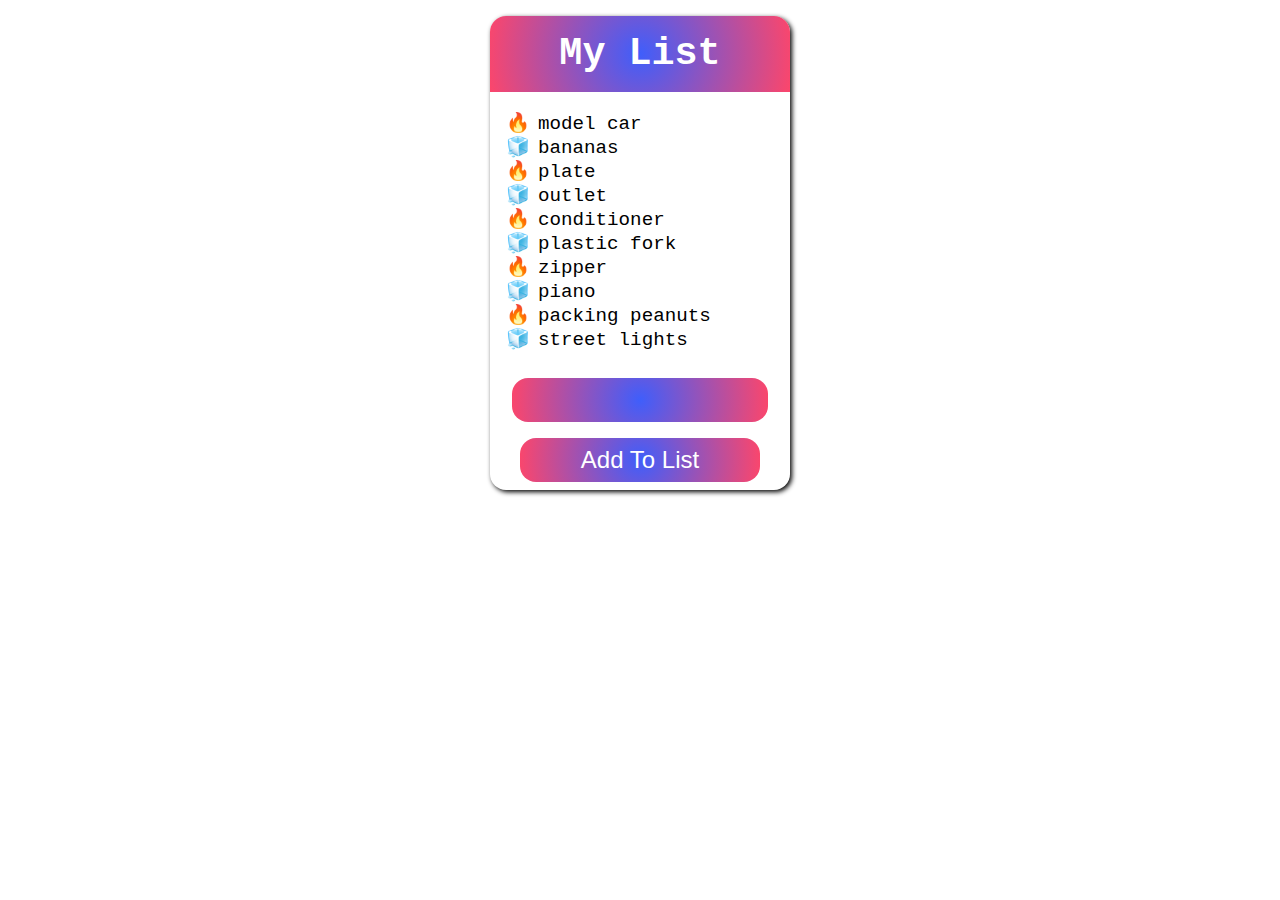
<file: classActivities/week01/index.html>
<!DOCTYPE html>
<html lang="en">
<head>
    <meta charset="UTF-8">
    <meta http-equiv="X-UA-Compatible" content="IE=edge">
    <meta name="viewport" content="width=device-width, initial-scale=1.0">
    <title>Activity 1</title>
    <link rel="stylesheet" href="main.css">
</head>
<body>
    <main>
        <div class="list">
            <h1>My List</h1>
        </div>
        <input type="text" class="input">
        <button class="button" onclick="addToList()">Add To List</button>
    </main>
    <script src="main.js"></script>
</body>
</html>
</file>
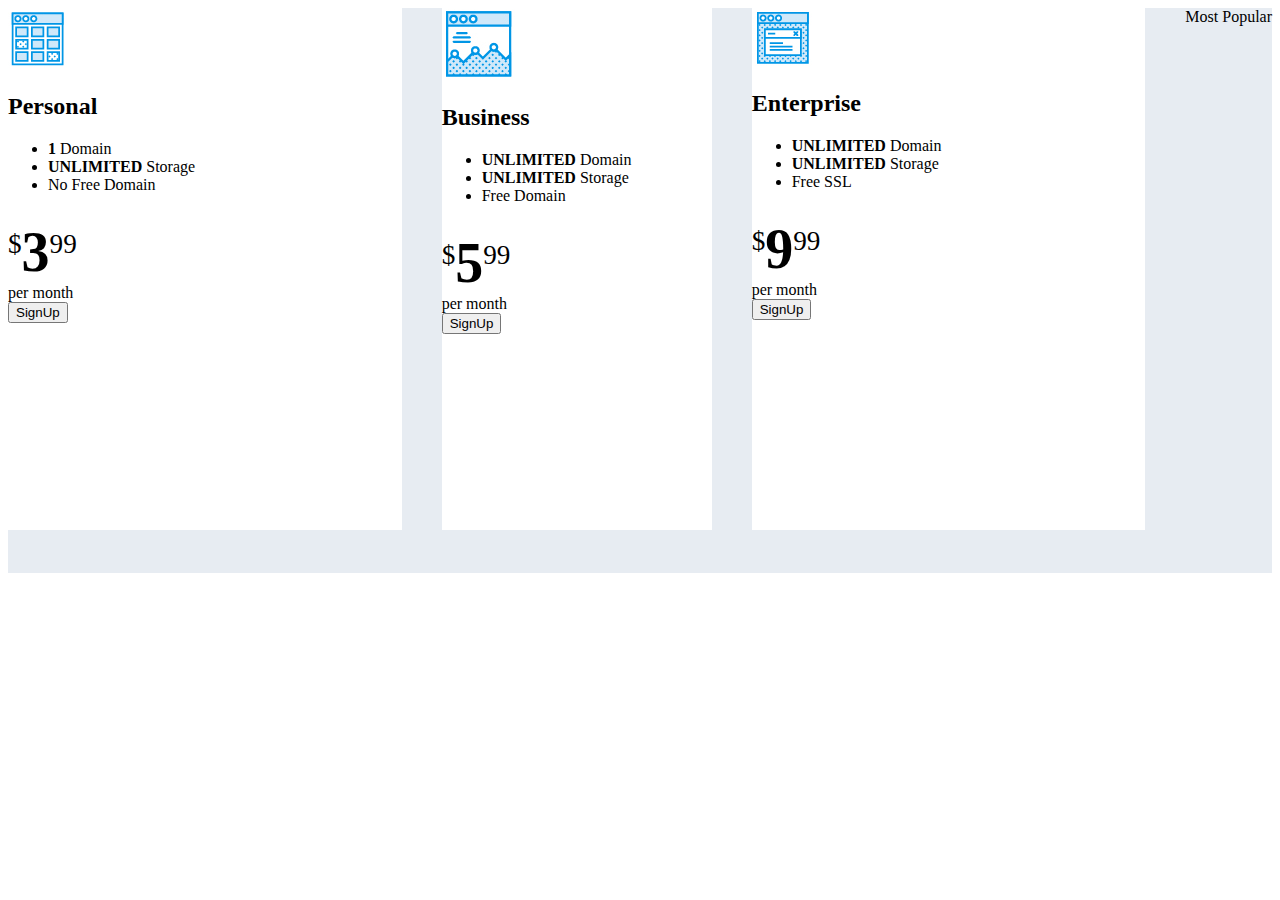
<file: classActivities/week02/index.html>
<!DOCTYPE html>
<html lang="en">
  <head>
    <meta charset="UTF-8" />
    <meta http-equiv="X-UA-Compatible" content="IE=edge" />
    <meta name="viewport" content="width=device-width, initial-scale=1.0" />
    <link rel="stylesheet" href="css/stylesheet.css" />
    <title>Activity 2</title>
  </head>
  <body>
    <main>
      <section class="smaller">
        <img src="images/personal.png" alt="personal pictute" />
        <h2>Personal</h2>
        <ul>
          <li><b>1</b> Domain</li>
          <li><b>UNLIMITED</b> Storage</li>
          <li>No Free Domain</li>
        </ul>
        <div class="pricing">
          <em>$</em><span>3</span><em>99</em><br />per month
        </div>
        <a href="https://www.sparklight.com/"><button type="button">SignUp</button></a>
      </section>

      
        <section class="big">
          <img src="images/business.png" alt="personal pictute" />
          <h2>Business</h2>
          <ul>
            <li><b>UNLIMITED</b> Domain</li>
            <li><b>UNLIMITED</b> Storage</li>
            <li>Free Domain</li>
          </ul>
          <div class="pricing">
            <em>$</em><span>5</span><em>99</em><br />per month
          </div>
          <a href="https://www.sparklight.com/"><button type="button">SignUp</button></a>
        </section>

        <section class="bigger">
          <img src="images/enterprise.png" alt="personal pictute" />
          <h2>Enterprise</h2>
          <ul>
            <li><b>UNLIMITED</b> Domain</li>
            <li><b>UNLIMITED</b> Storage</li>
            <li>Free SSL</li>
          </ul>
          <div class="pricing">
            <em>$</em><span>9</span><em>99</em><br />per month
          </div>
          <a href="https://www.sparklight.com/"><button type="button">SignUp</button></a>
        </section>
        
        <section>
        <div id="popular">Most Popular</div>
      </section>
    </main>
  </body>
</html>
</file>
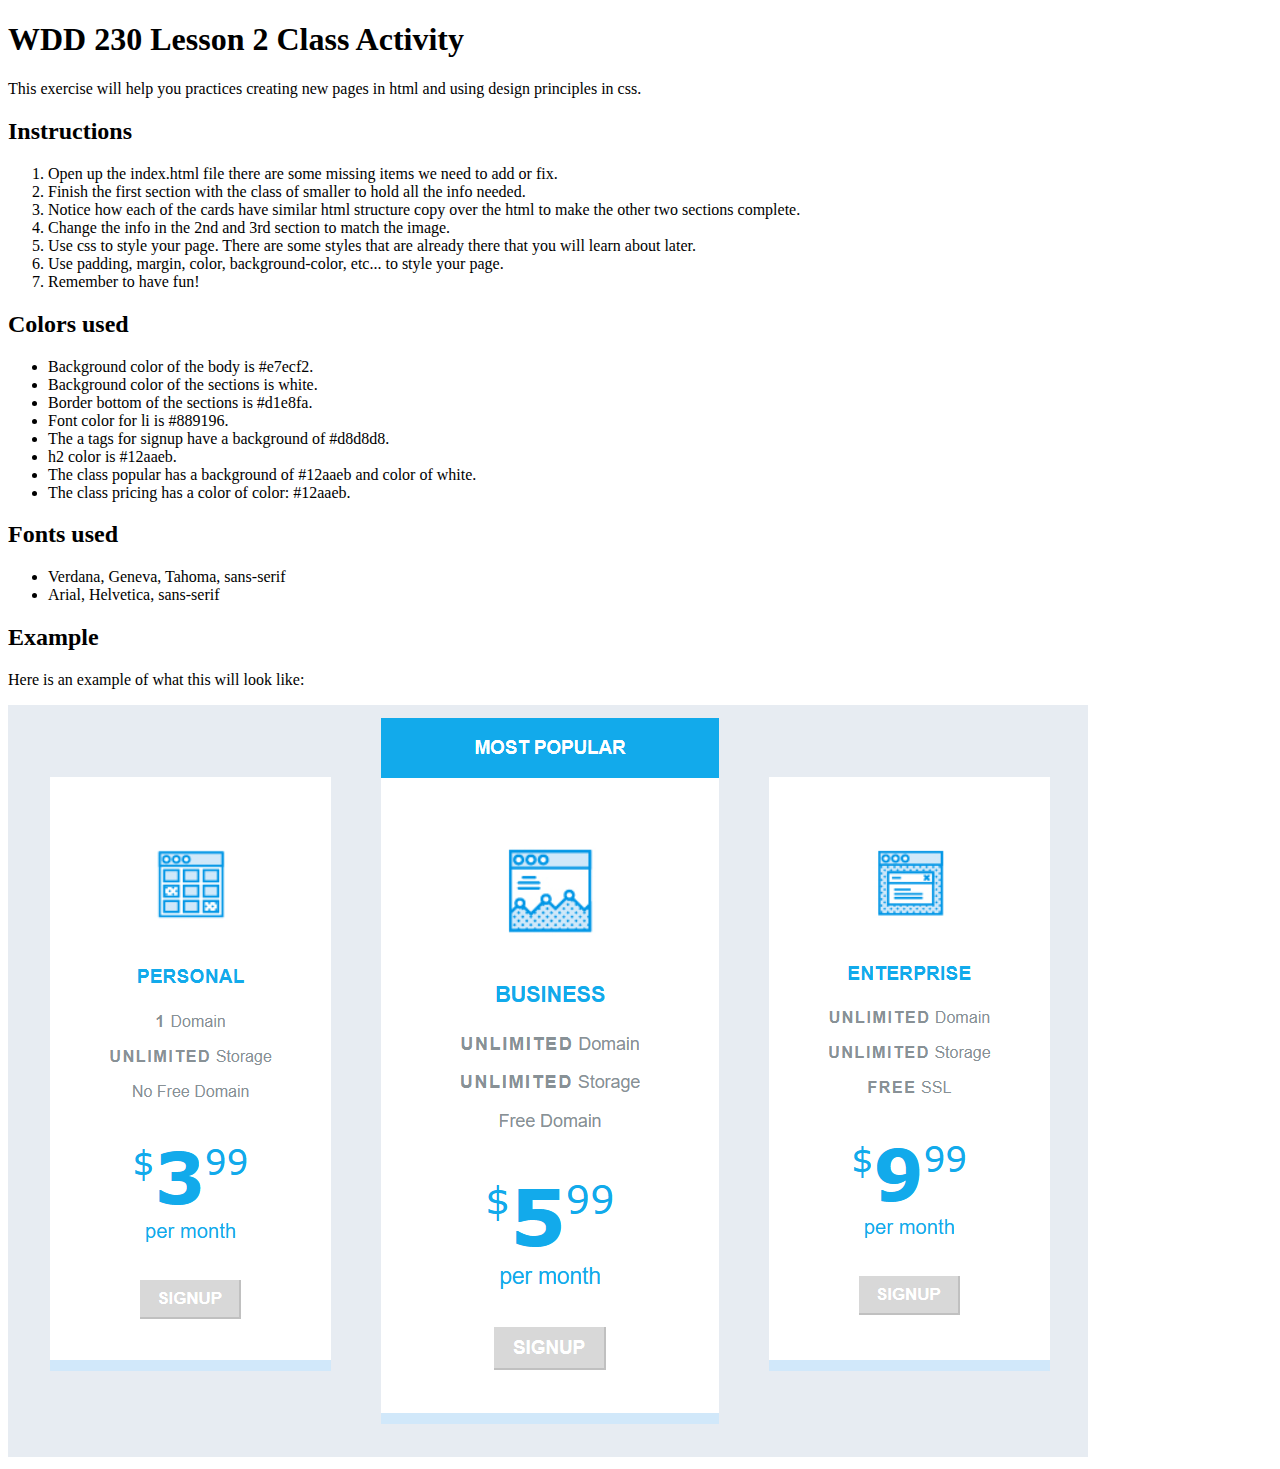
<file: classActivities/week02/instructions.html>
<!DOCTYPE html>
<html lang="en">
  <head>
    <meta charset="UTF-8" />
    <meta http-equiv="X-UA-Compatible" content="IE=edge" />
    <meta name="viewport" content="width=device-width, initial-scale=1.0" />
    <link
      href="https://cdn.jsdelivr.net/npm/bootstrap@5.0.0-beta3/dist/css/bootstrap.min.css"
      rel="stylesheet"
      integrity="sha384-eOJMYsd53ii+scO/bJGFsiCZc+5NDVN2yr8+0RDqr0Ql0h+rP48ckxlpbzKgwra6"
      crossorigin="anonymous"
    />
    <script
      src="https://cdn.jsdelivr.net/npm/bootstrap@5.0.0-beta3/dist/js/bootstrap.bundle.min.js"
      integrity="sha384-JEW9xMcG8R+pH31jmWH6WWP0WintQrMb4s7ZOdauHnUtxwoG2vI5DkLtS3qm9Ekf"
      crossorigin="anonymous"
    ></script>
    <title>WDD 230 Lesson 2 Class Activity</title>
  </head>
  <body>
    <main>
      <div class="container p-5">
        <h1 class="jumbotron">WDD 230 Lesson 2 Class Activity</h1>
        <p>
          This exercise will help you practices creating new pages in html and
          using design principles in css.
        </p>
        <h2>Instructions</h2>
        <ol>
          <li>
            Open up the index.html file there are some missing items we need to
            add or fix.
          </li>
          <li>
            Finish the first section with the class of smaller to hold all the
            info needed.
          </li>
          <li>
            Notice how each of the cards have similar html structure copy over
            the html to make the other two sections complete.
          </li>
          <li>
            Change the info in the 2nd and 3rd section to match the image.
          </li>
          <li>
            Use css to style your page. There are some styles that are already
            there that you will learn about later.
          </li>
          <li>
            Use padding, margin, color, background-color, etc... to style your
            page.
          </li>
          <li>Remember to have fun!</li>
        </ol>
        <h2>Colors used</h2>
        <ul>
          <li>Background color of the body is #e7ecf2.</li>
          <li>Background color of the sections is white.</li>
          <li>Border bottom of the sections is #d1e8fa.</li>
          <li>Font color for li is #889196.</li>
          <li>The a tags for signup have a background of #d8d8d8.</li>
          <li>h2 color is #12aaeb.</li>
          <li>
            The class popular has a background of #12aaeb and color of white.
          </li>
          <li>The class pricing has a color of color: #12aaeb.</li>
        </ul>
        <h2>Fonts used</h2>
        <ul>
          <li>Verdana, Geneva, Tahoma, sans-serif</li>
          <li>Arial, Helvetica, sans-serif</li>
        </ul>
        <h2>Example</h2>
        <p>Here is an example of what this will look like:</p>
        <img
          src="images/activity02.png"
          class="img-fluid"
          alt="Activity Example"
        />
      </div>
    </main>
  </body>
</html>
</file>
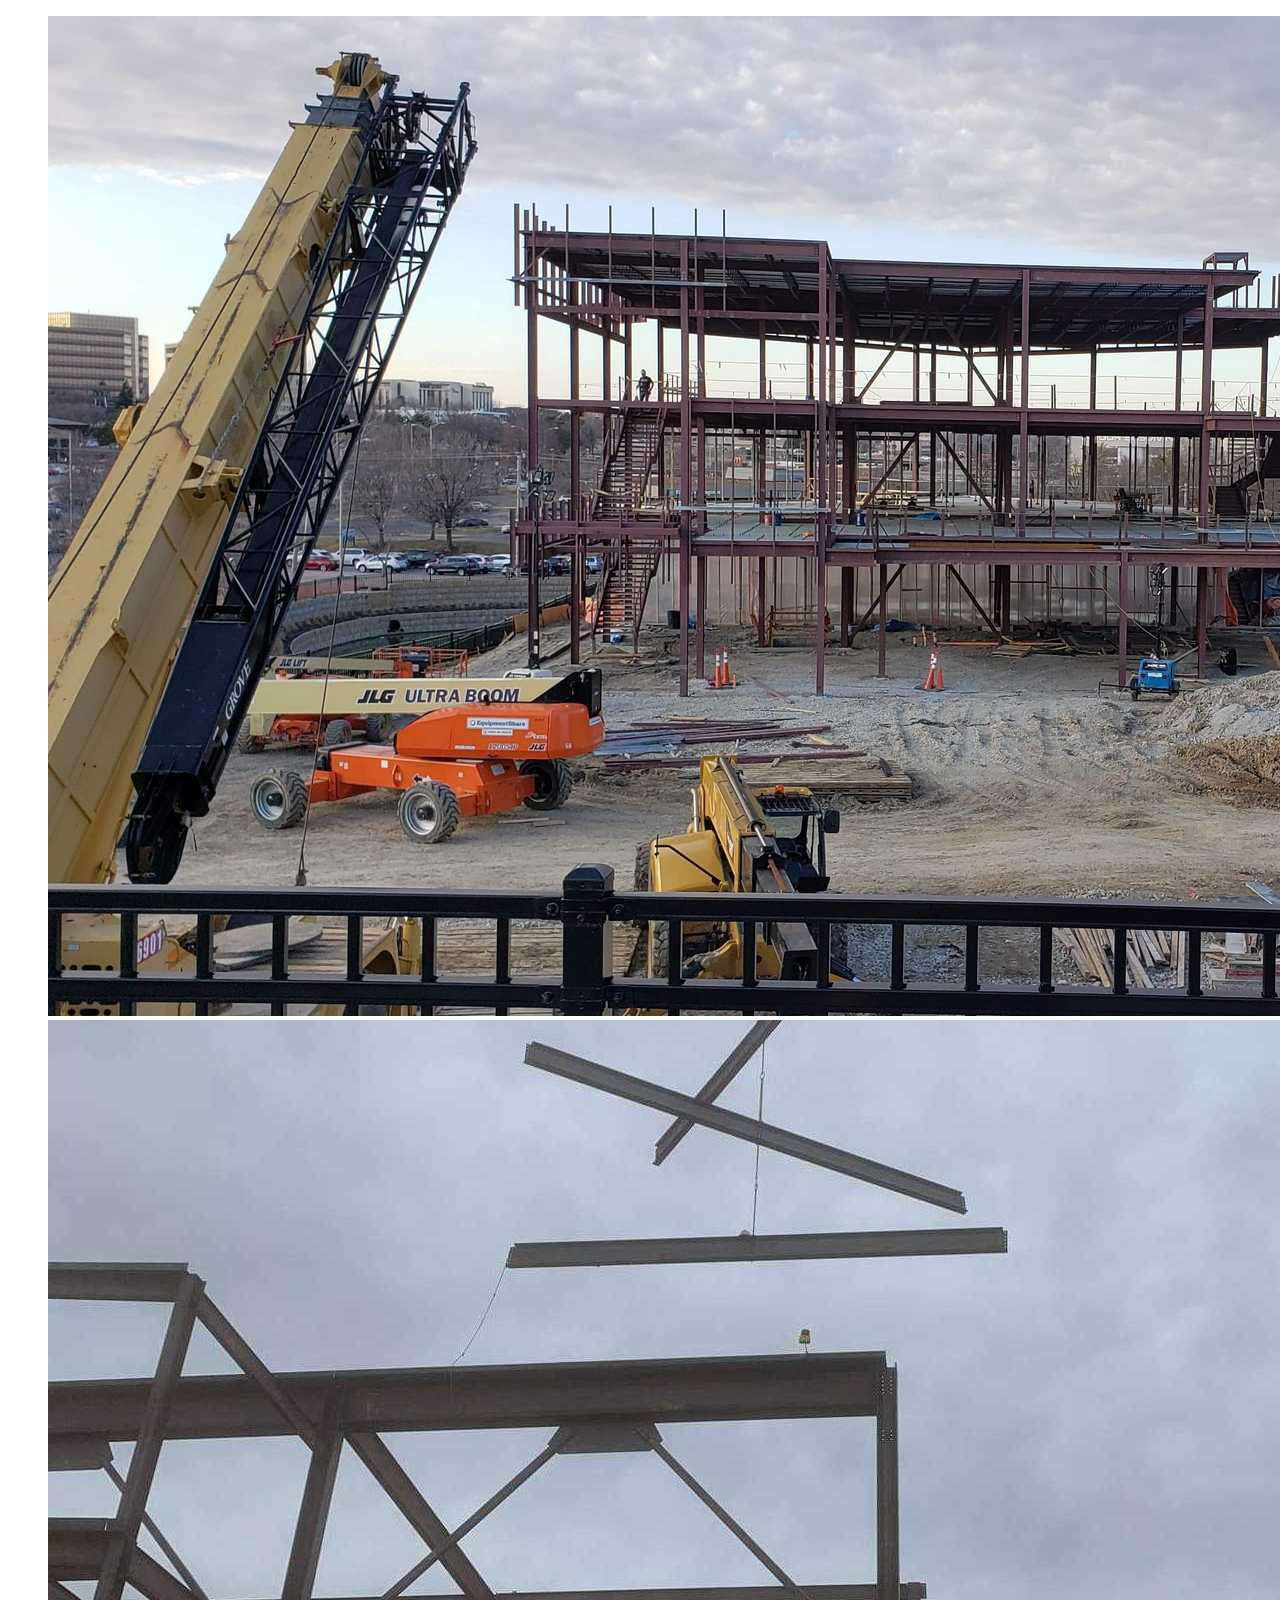
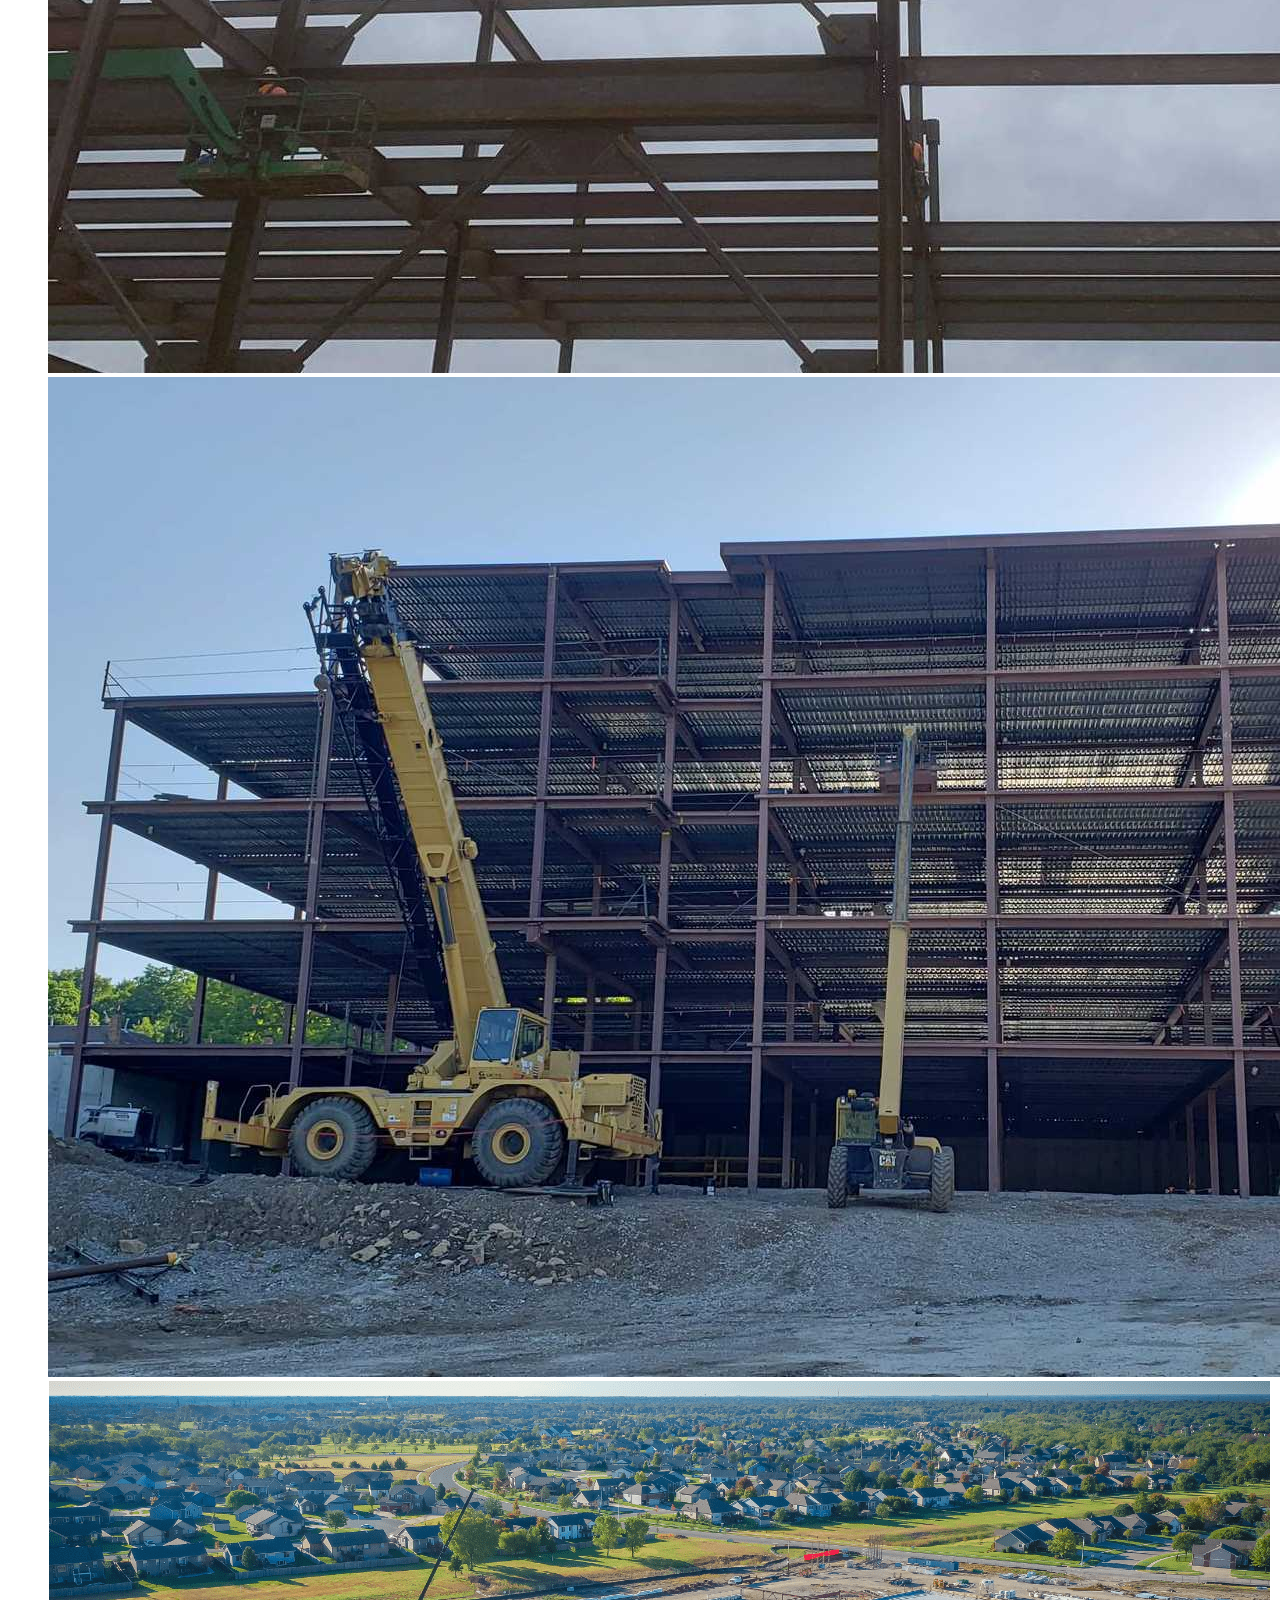
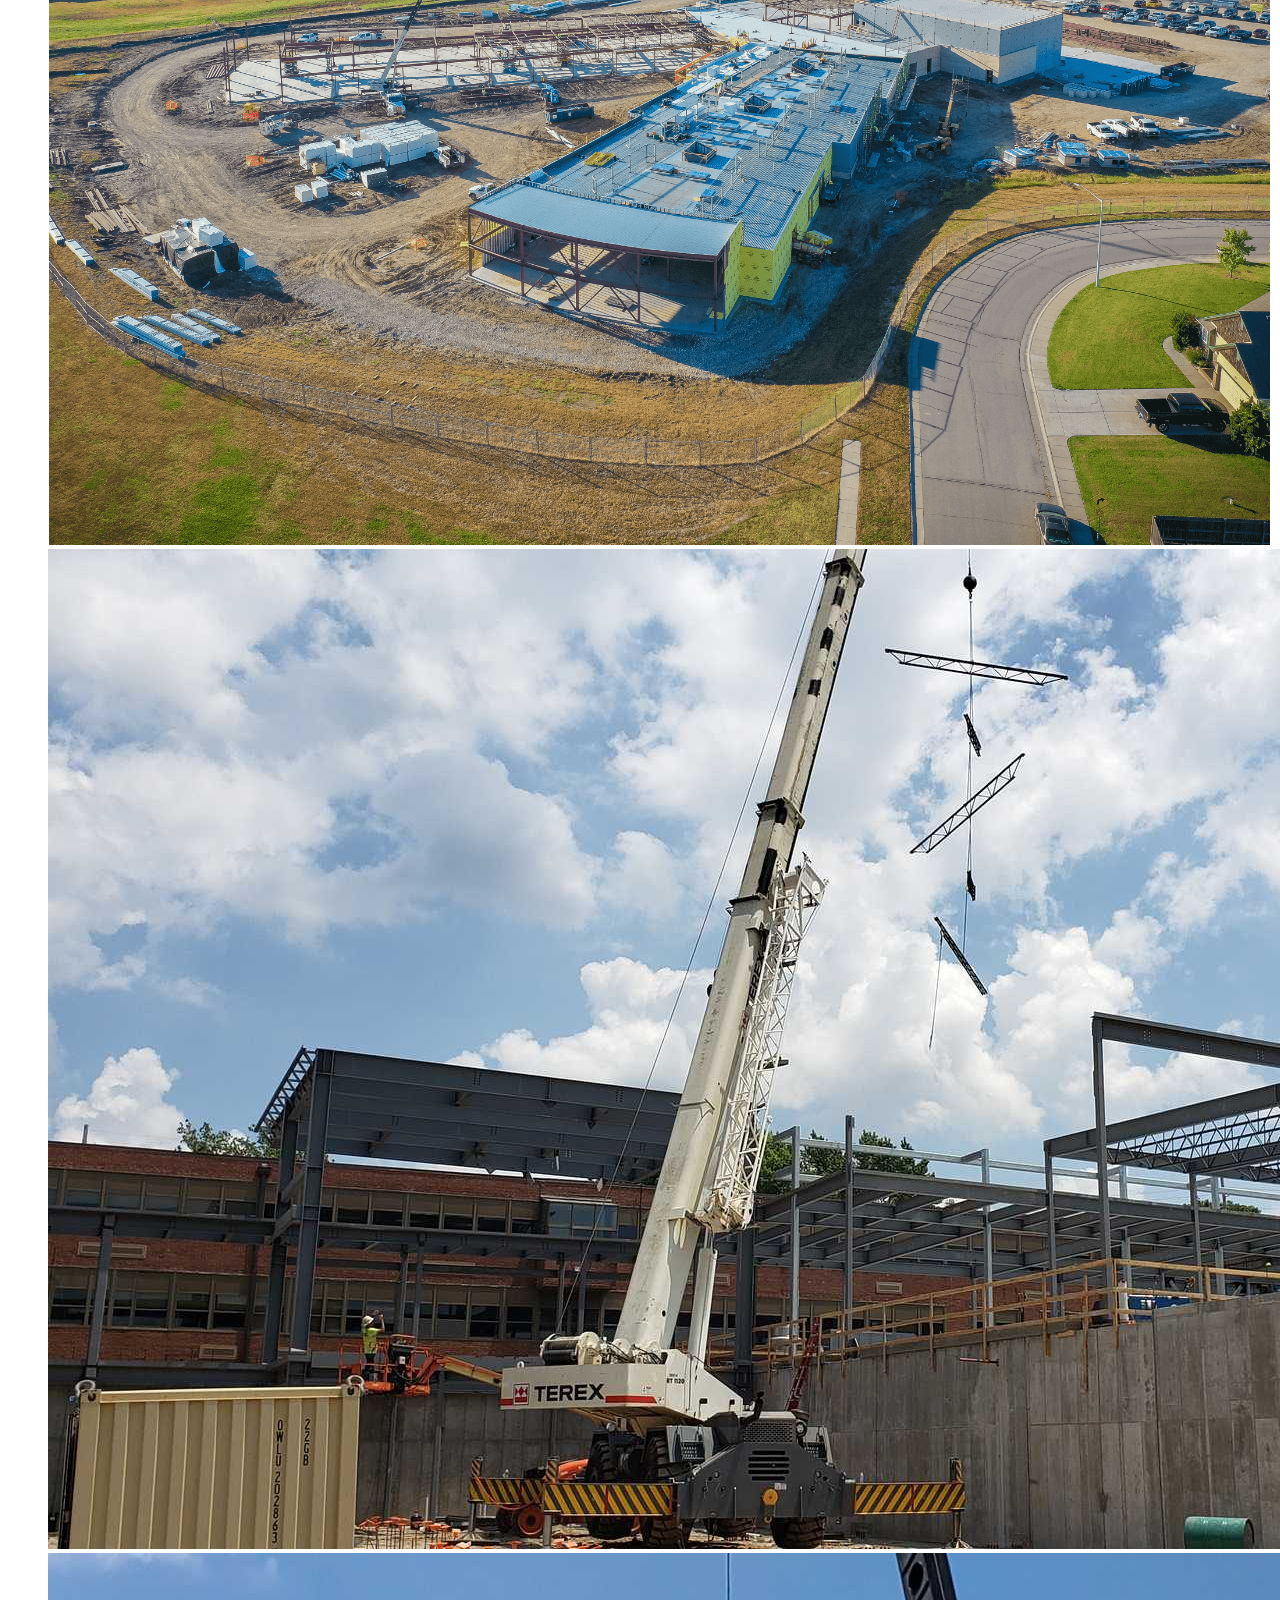
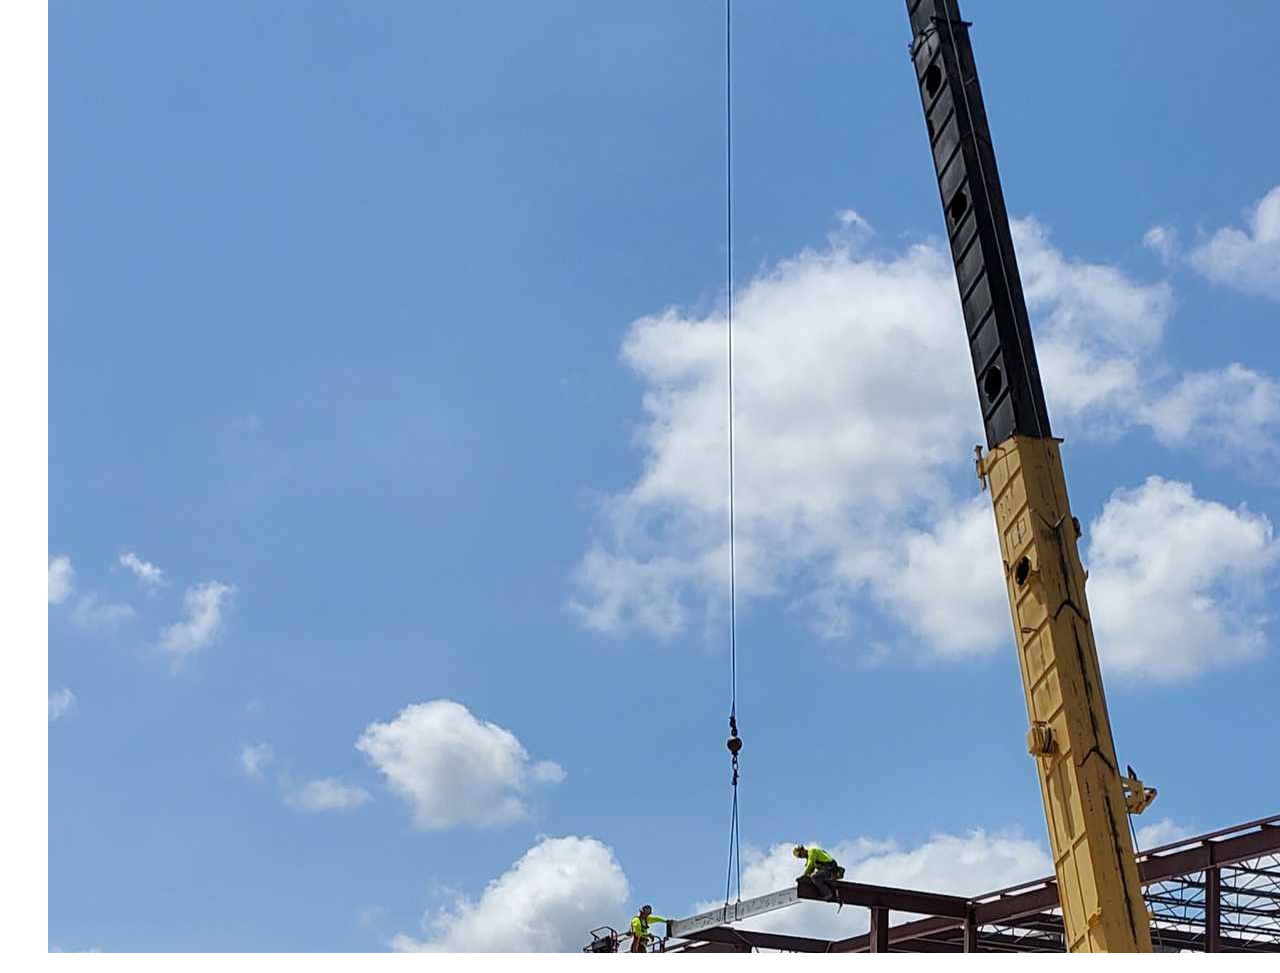
<file: classActivities/week03/flex-box.html>
<!DOCTYPE html>
<html lang="en">
<head>
    <meta charset="UTF-8">
    <meta http-equiv="X-UA-Compatible" content="IE=edge">
    <meta name="viewport" content="width=device-width, initial-scale=1.0">
    <title>Document</title>
</head>
<body>
    <ul class="flex-container space-evenly">
        <img src="image1.jpg" alt="1">
        <img src="image2.jpg" alt="2">
        <img src="image3.jpg" alt="3">
        <img src="image4.png" alt="4">
        <img src="image5.jpg" alt="5">
        <img src="image6.jpg" alt="6">
      </ul>   
</body>
</html>
</file>
<file: classActivities/week01/main.css>
body {
    font-family: 'Courier New', monospace;
    font-size: 1.2rem;
}

main {
    display: flex;
    flex-direction: column;
    justify-content: center;
    align-items: center;
    margin: 1rem auto;
    width: 300px;
    border-radius: 1rem;
    box-shadow: 2px 2px 5px black ;
}

h1 {
    background: rgb(63,94,251);
    background: radial-gradient(circle, rgba(63,94,251,1) 0%, rgba(252,70,107,1) 100%);
    width: 300px;
    text-align: center;
    color: white;
    border-radius: 1rem 1rem 0 0;
    margin: 0;
    padding: 1rem 0;
}

input, 
button {
    background: rgb(63,94,251);
    background: radial-gradient(circle, rgba(63,94,251,1) 0%, rgba(252,70,107,1) 100%);
    border: none;
    outline: none;
    border-radius: 1rem;
    width: 80%;
    margin: 0.5rem;
    padding: 0.5rem;
    transition: 0.5s;
    color: white;
    font-size: 1.5rem;
}

input:focus {
    width: 90%;
}

li {
    padding-left: 0.5rem;
}

li::marker {
    content: '🔥';
}

li:nth-child(even)::marker {
    content: '🧊';
}
</file>
<file: classActivities/week02/css/stylesheet.css>
@import url(https://fonts.googleapis.com/icon?family=Material+Icons);

main {
  display: grid;
  grid-template-columns: 1fr 270px 1fr;
  grid-template-rows: 522px 3px;
  grid-gap: 40px;
  background-color: #e7ecf2;
}

section {
  grid-row: 1/3;
  border-bottom: 5px blue;
  }

section.smaller {
  grid-row: 1;
  background-color: white;
  border-bottom: 5px blue;
}

section.big {
  grid-row: 1;
  background-color: white;
  border-bottom-color:#d1e8fa;
}

section.bigger {
  grid-row: 1;
  background-color: white;
  border-bottom-color:#d1e8fa;
}
span {
  font-size: 3.5em;
  vertical-align: text-top;
  font-weight: bold;
}

em {
  position: relative;
  top: 0.7em;
  font-size: 1.7em;
  font-style: normal;
}

@media only screen and (max-width: 799px) {
  main {
    display: block;
    width: auto;
  }
  body {
    margin: 0;
    width: auto;
    
  }
}
</file>
